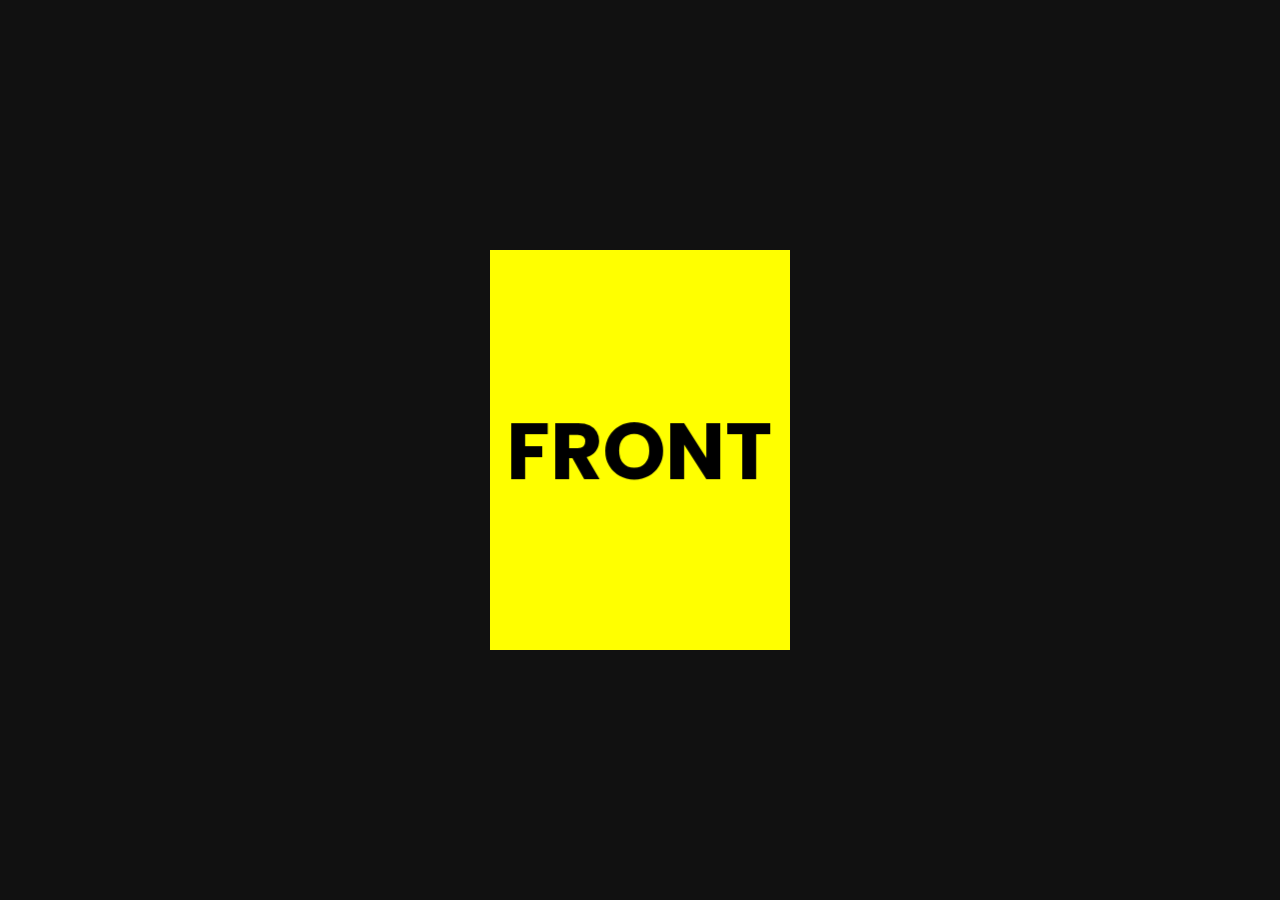
<file: 3D Flip Card Hover/index.html>
<!DOCTYPE html>
<html>
<head>
<title>3D Flip Card Hover Effects</title>
<link rel="stylesheet" type="text/css" href="style.css">
</head>
<body>
	<div class="card">
		<div class="face front">
			<h2>Front</h2>
		</div>
		<div class="face back">
			<h2>Back</h2>
		</div>
	</div>
</body>
</html>
</file>
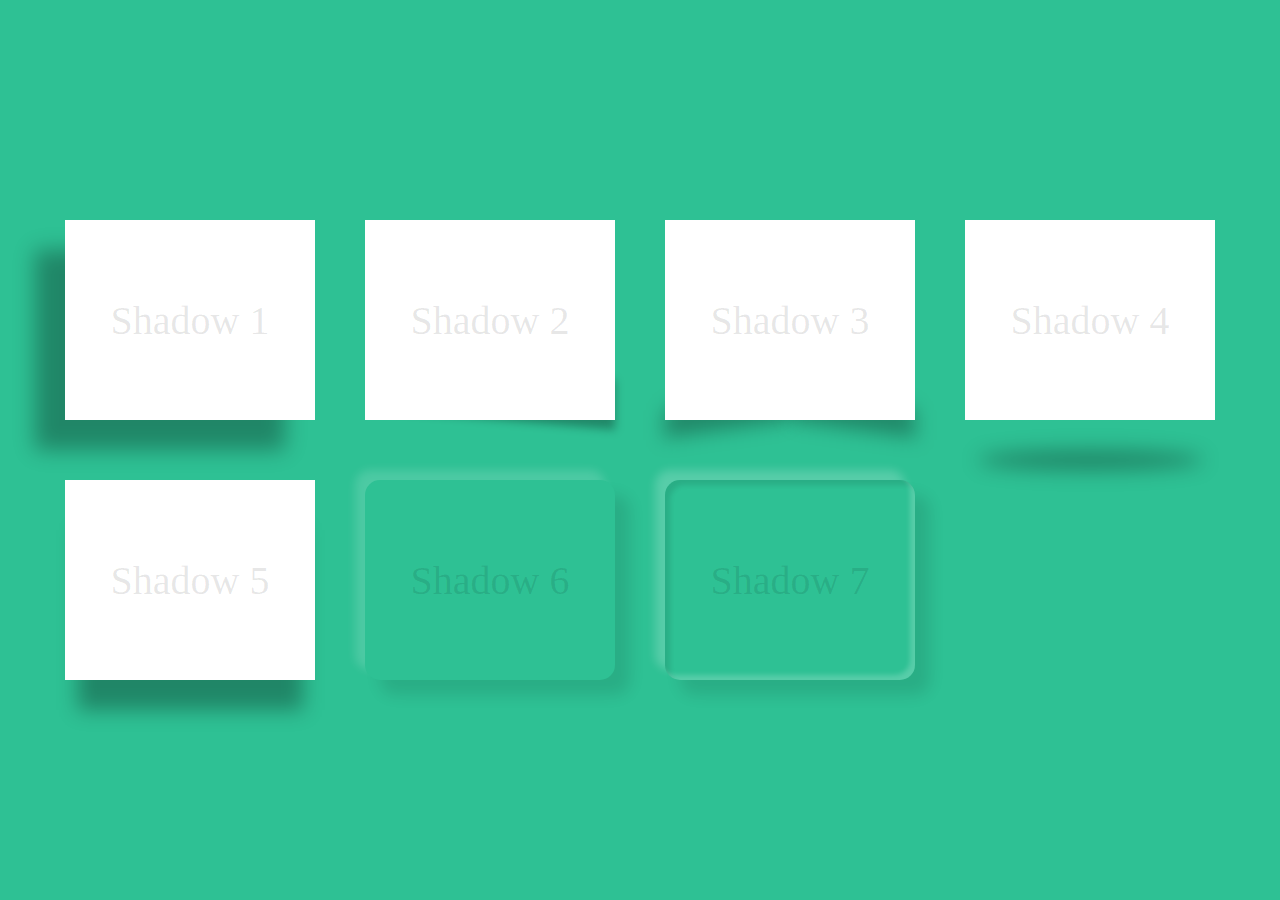
<file: Box Shadow/index.html>
<!doctype html>
<html>
  <head>
    <title>CSS Box Shadow For Beginners</title>
    <link rel="stylesheet" type="text/css" href="style.css">
  </head>
  <body>
    <div class="container">
      <div class="box shadow1">Shadow 1</div>
      <div class="box shadow2">Shadow 2</div>
      <div class="box shadow3">Shadow 3</div>
      <div class="box shadow4">Shadow 4</div>
      <div class="box shadow5">Shadow 5</div>
      <div class="box shadow6">Shadow 6</div>
      <div class="box shadow7">Shadow 7</div>
    </div>
  </body>
</html>
</file>
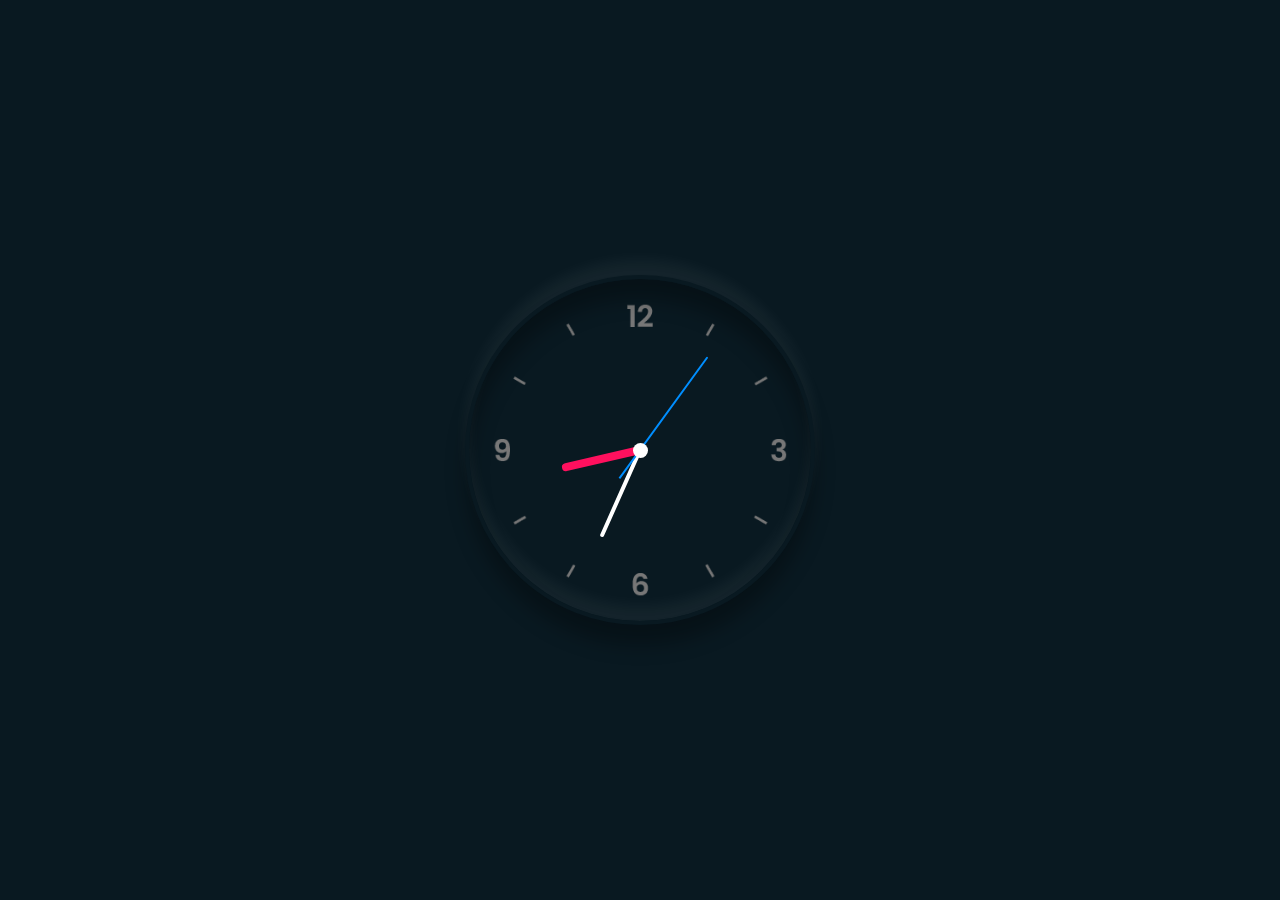
<file: Clock/index.html>
<!doctype html>
<html>
<head>
	<meta charset="utf-8">
	<title>Javascript Clock UI Dark</title>
	<link rel="stylesheet" href="style.css">
</head>
<body>
	<div class="clock">
		<div class="hour">
			<div class="hr" id="hr"></div>
		</div>
		<div class="min">
			<div class="mn" id="mn"></div>
		</div>
		<div class="sec">
			<div class="sc" id="sc"></div>
		</div>
	</div>
	<script type="text/javascript">
		const deg = 6;
		const hr = document.querySelector("#hr");
		const mn = document.querySelector("#mn");
		const sc = document.querySelector("#sc");
		setInterval(() => {
			let day = new Date();
			let hh = day.getHours() * 30;
			let mm = day.getMinutes() * deg;
			let ss = day.getSeconds() * deg;
			hr.style.transform = `rotateZ(${hh+(mm/12)}deg)`;
			mn.style.transform = `rotateZ(${mm}deg)`;
			sc.style.transform = `rotateZ(${ss}deg)`;
		})
	</script>
</body>
</html>
</file>
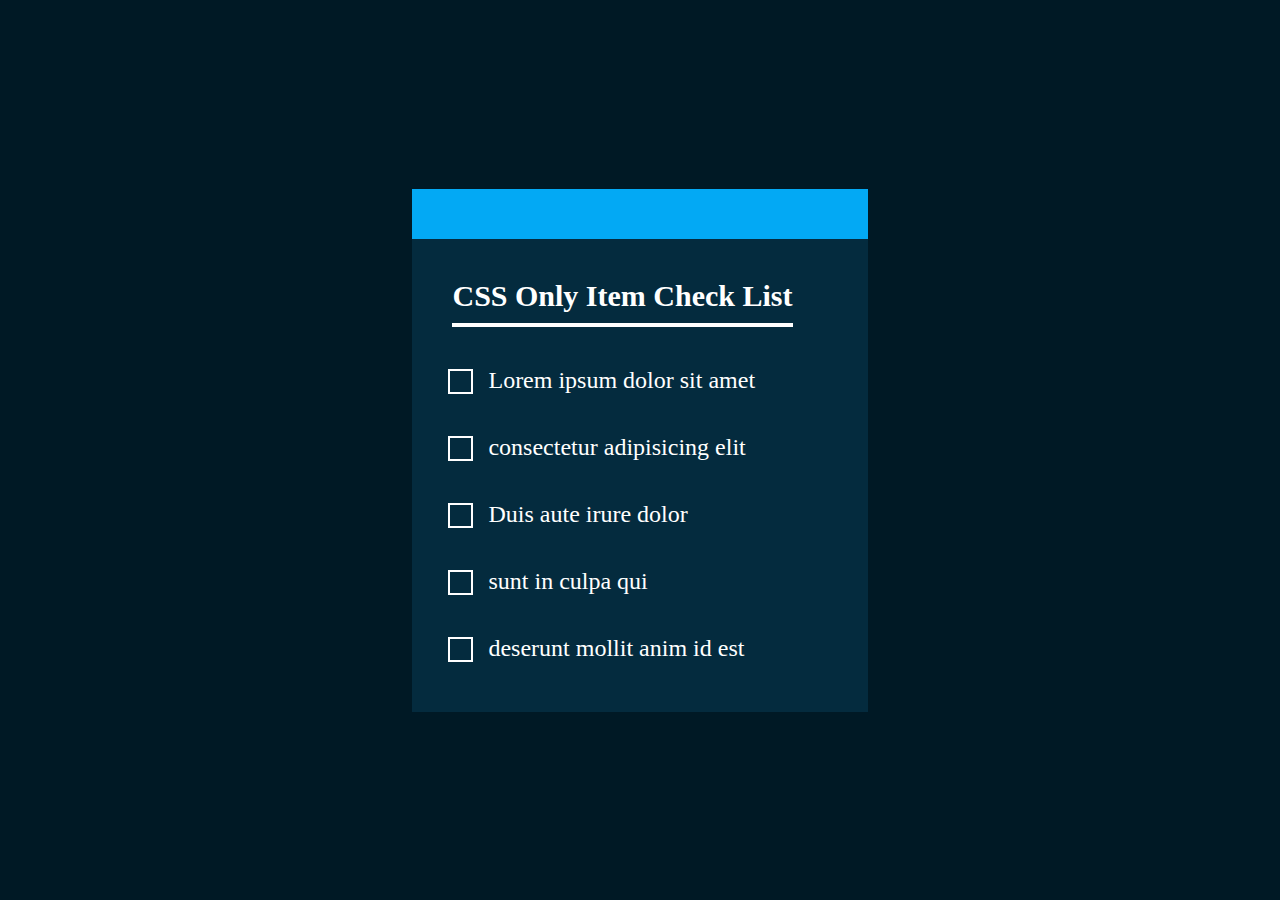
<file: Creative Check List/index.html>
<!DOCTYPE html>
<html lang="en">
<head>
	<meta name="viewport" content="width=device-width, initial-scale=1.0">
    <meta charset="UTF-8">
    <title>Item Check List</title>
    <link rel="stylesheet" href="style.css">
</head>
<body>
	<div class="list">
		<h2>CSS Only Item Check List</h2>
		<label>
			<input type="checkbox" name="">
			<i></i>
			<span>Lorem ipsum dolor sit amet</span>
		</label>
		<label>
			<input type="checkbox" name="">
			<i></i>
			<span>consectetur adipisicing elit</span>
		</label>
		<label>
			<input type="checkbox" name="">
			<i></i>
			<span>Duis aute irure dolor</span>
		</label>
		<label>
			<input type="checkbox" name="">
			<i></i>
			<span>sunt in culpa qui</span>
		</label>
		<label>
			<input type="checkbox" name="">
			<i></i>
			<span>deserunt mollit anim id est</span>
		</label>
	</div>
</body>
</html>
</file>
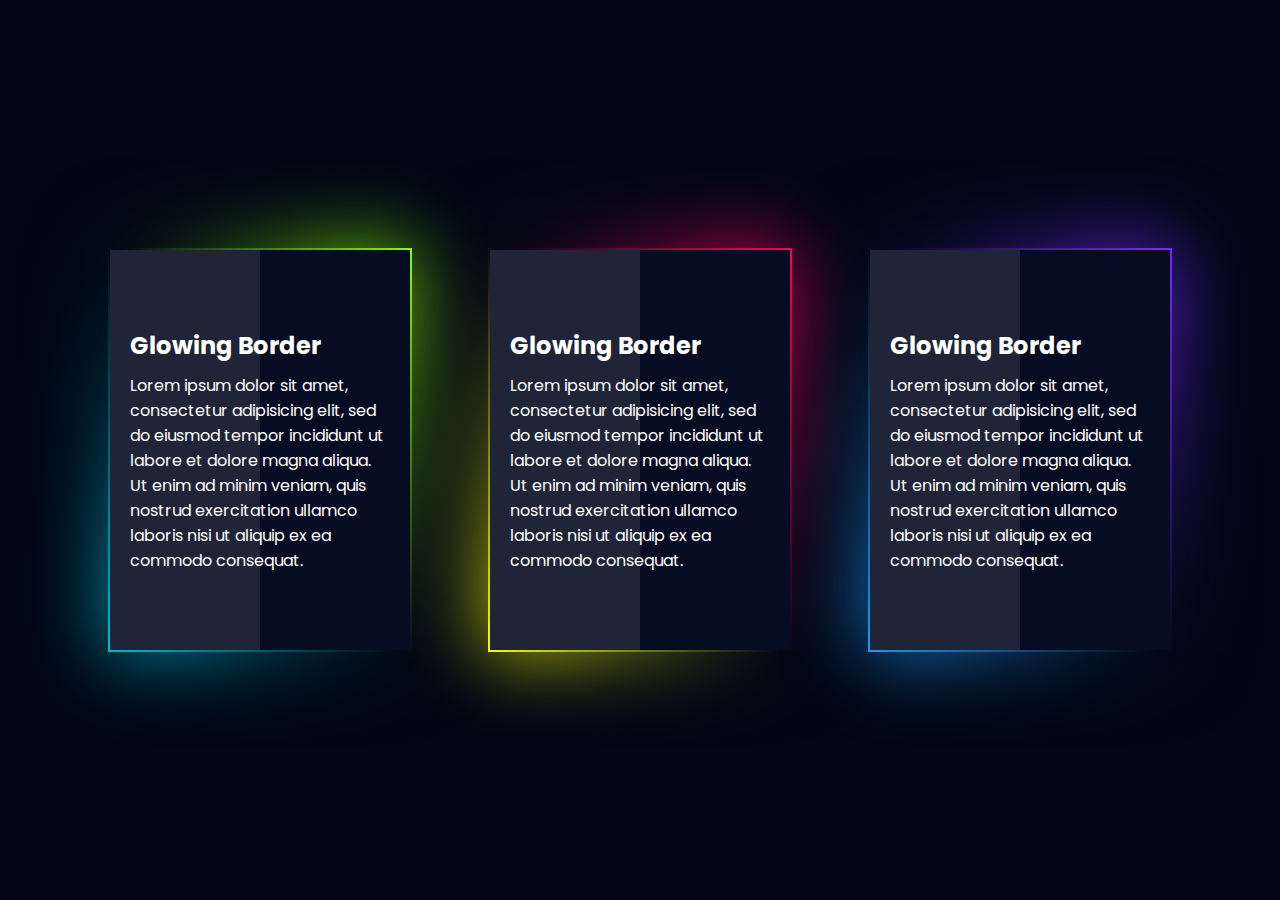
<file: Glowing Gradient Border Card/index.html>
<!DOCTYPE html>
<html>
<head>
<meta name="viewport" content="width=device-width, initial-scale=1">
<title>Responsive Glowing Card UI</title>
<link rel="stylesheet" type="text/css" href="style.css">
</head>
<body>
	<div class="box">
		<span class="glass"></span>
		<div class="content">
			<h2>Glowing Border</h2>
			<p>Lorem ipsum dolor sit amet, consectetur adipisicing elit, sed do eiusmod
			tempor incididunt ut labore et dolore magna aliqua. Ut enim ad minim veniam,
			quis nostrud exercitation ullamco laboris nisi ut aliquip ex ea commodo
			consequat.</p>
		</div>
	</div>
	<div class="box">
		<span class="glass"></span>
		<div class="content">
			<h2>Glowing Border</h2>
			<p>Lorem ipsum dolor sit amet, consectetur adipisicing elit, sed do eiusmod
			tempor incididunt ut labore et dolore magna aliqua. Ut enim ad minim veniam,
			quis nostrud exercitation ullamco laboris nisi ut aliquip ex ea commodo
			consequat.</p>
		</div>
	</div>
	<div class="box">
		<span class="glass"></span>
		<div class="content">
			<h2>Glowing Border</h2>
			<p>Lorem ipsum dolor sit amet, consectetur adipisicing elit, sed do eiusmod
			tempor incididunt ut labore et dolore magna aliqua. Ut enim ad minim veniam,
			quis nostrud exercitation ullamco laboris nisi ut aliquip ex ea commodo
			consequat.</p>
		</div>
	</div>
</body>
</html>
</file>
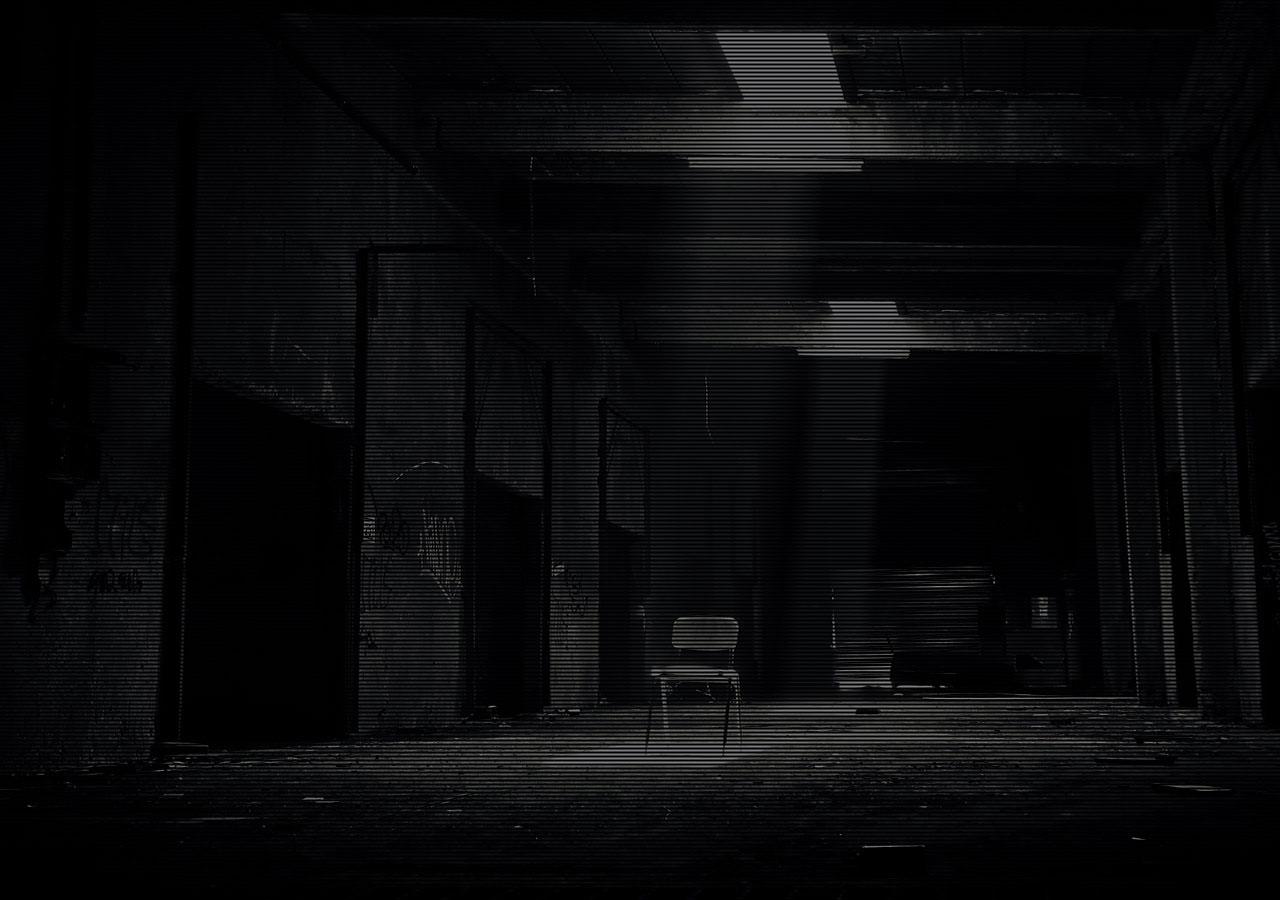
<file: Glowing Text Animation/index.html>
<!doctype html>
<html>
	<head>
		<meta charset="utf-8">
		<title>Glowing Text Effects</title>
		<link rel="stylesheet" href="style.css">
	</head>
	<body>
		<h1>
			<span>O</span>
            <span>n</span>
            <span>l</span>
            <span>i</span>
            <span>n</span>
            <span>e</span>
            <span>_</span>
            <span>T</span>
            <span>u</span>
            <span>t</span>
            <span>o</span>
            <span>r</span>
            <span>i</span>
            <span>a</span>
            <span>l</span>
            <span>s</span>
		</h1>
	</body>
</html>
</file>
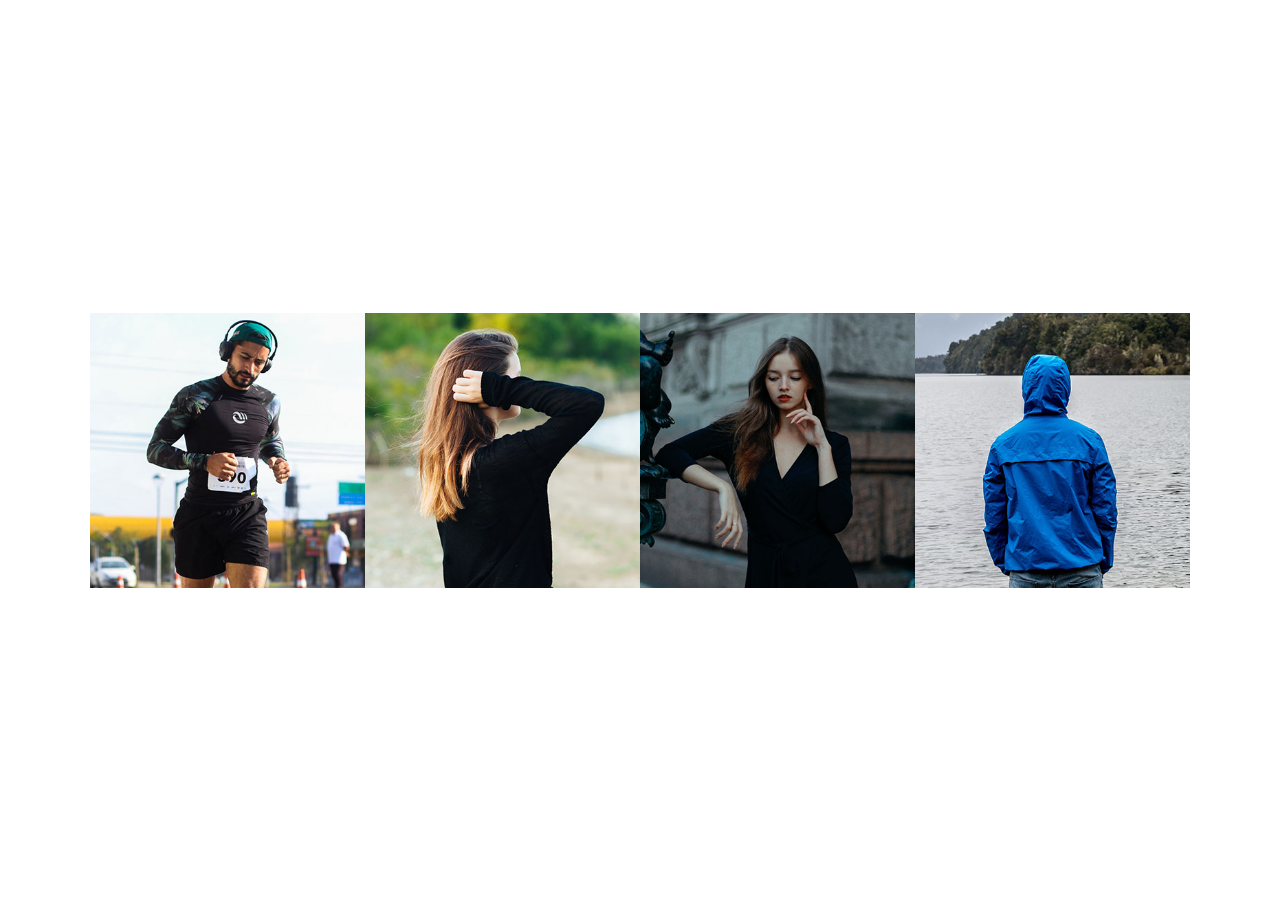
<file: Image Hover Effects/index.html>
<!DOCTYPE html>
<html lang="en">
<head>
    <meta charset="UTF-8">
    <title>Image Hover Effects</title>
    <link rel="stylesheet" href="style.css">
</head>
<body>
	<div class="container">
		<div class="box">
			<div class="imgBx">
				<img src="img1.jpg">
			</div>
			<div class="content">
				<div>
					<h2>Image Title</h2>
					<p>Lorem ipsum dolor sit amet, consectetur adipisicing elit, sed do eiusmod
					tempor incididunt ut labore et dolore magna aliqua.</p>
				</div>
			</div>
		</div>
		<div class="box">
			<div class="imgBx">
				<img src="img2.jpg">
			</div>
			<div class="content">
				<div>
					<h2>Image Title</h2>
					<p>Lorem ipsum dolor sit amet, consectetur adipisicing elit, sed do eiusmod
					tempor incididunt ut labore et dolore magna aliqua.</p>
				</div>
			</div>
		</div>
		<div class="box">
			<div class="imgBx">
				<img src="img3.jpg">
			</div>
			<div class="content">
				<div>
					<h2>Image Title</h2>
					<p>Lorem ipsum dolor sit amet, consectetur adipisicing elit, sed do eiusmod
					tempor incididunt ut labore et dolore magna aliqua.</p>
				</div>
			</div>
		</div>
		<div class="box">
			<div class="imgBx">
				<img src="img4.jpg">
			</div>
			<div class="content">
				<div>
					<h2>Image Title</h2>
					<p>Lorem ipsum dolor sit amet, consectetur adipisicing elit, sed do eiusmod
					tempor incididunt ut labore et dolore magna aliqua.</p>
				</div>
			</div>
		</div>
	</div>
</body>
</html>
</file>
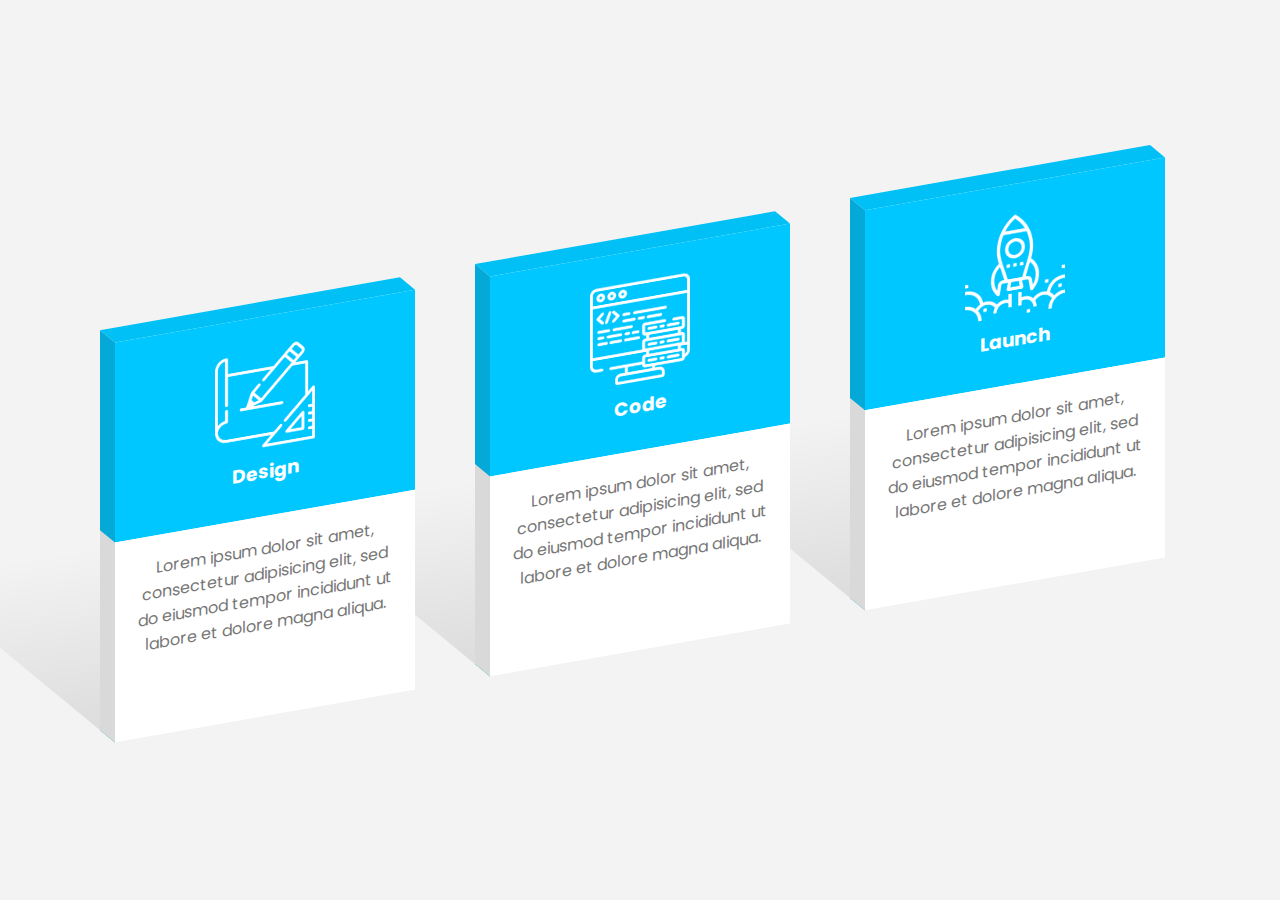
<file: Isometric Cards/index.html>
<!doctype html>
<html>
  <head>
      <title>Isometric Cards</title>
      <link rel="stylesheet" type="text/css" href="style.css">
  </head>
  <body>
    <div class="container">
      <div class="card">
        <div class="imgbx">
          <img src="design.png">
          <h3>Design</h3>
        </div>
        <div class="content">
          <p>Lorem ipsum dolor sit amet, consectetur adipisicing elit, sed do eiusmod
          tempor incididunt ut labore et dolore magna aliqua.</p>
        </div>
      </div>
      <div class="card">
        <div class="imgbx">
          <img src="code.png">
          <h3>Code</h3>
        </div>
        <div class="content">
          <p>Lorem ipsum dolor sit amet, consectetur adipisicing elit, sed do eiusmod
          tempor incididunt ut labore et dolore magna aliqua.</p>
        </div>
      </div>
      <div class="card">
        <div class="imgbx">
          <img src="launch.png">
          <h3>Launch</h3>
        </div>
        <div class="content">
          <p>Lorem ipsum dolor sit amet, consectetur adipisicing elit, sed do eiusmod
          tempor incididunt ut labore et dolore magna aliqua.</p>
        </div>
      </div>
    </div>
  </body>
</html>
</file>
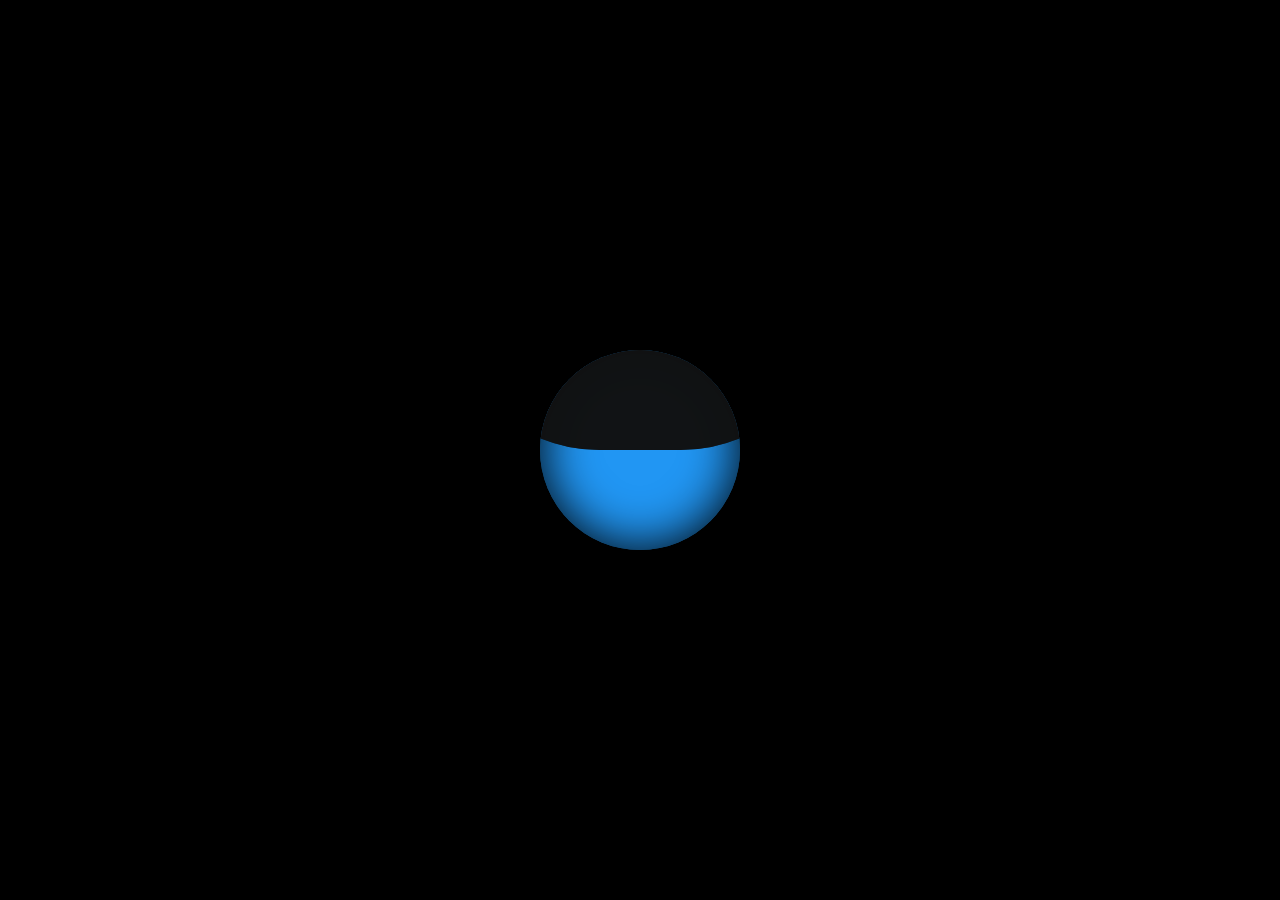
<file: Liquid Loader/index.html>
<!doctype html>
<html>
<head>
	<meta charset="utf-8">
	<title>Quick Loading Animation Effects</title>
	<link rel="stylesheet" href="style.css">
</head>
<body>
	<div class="loader">
	</div>
</body>
</html>
</file>
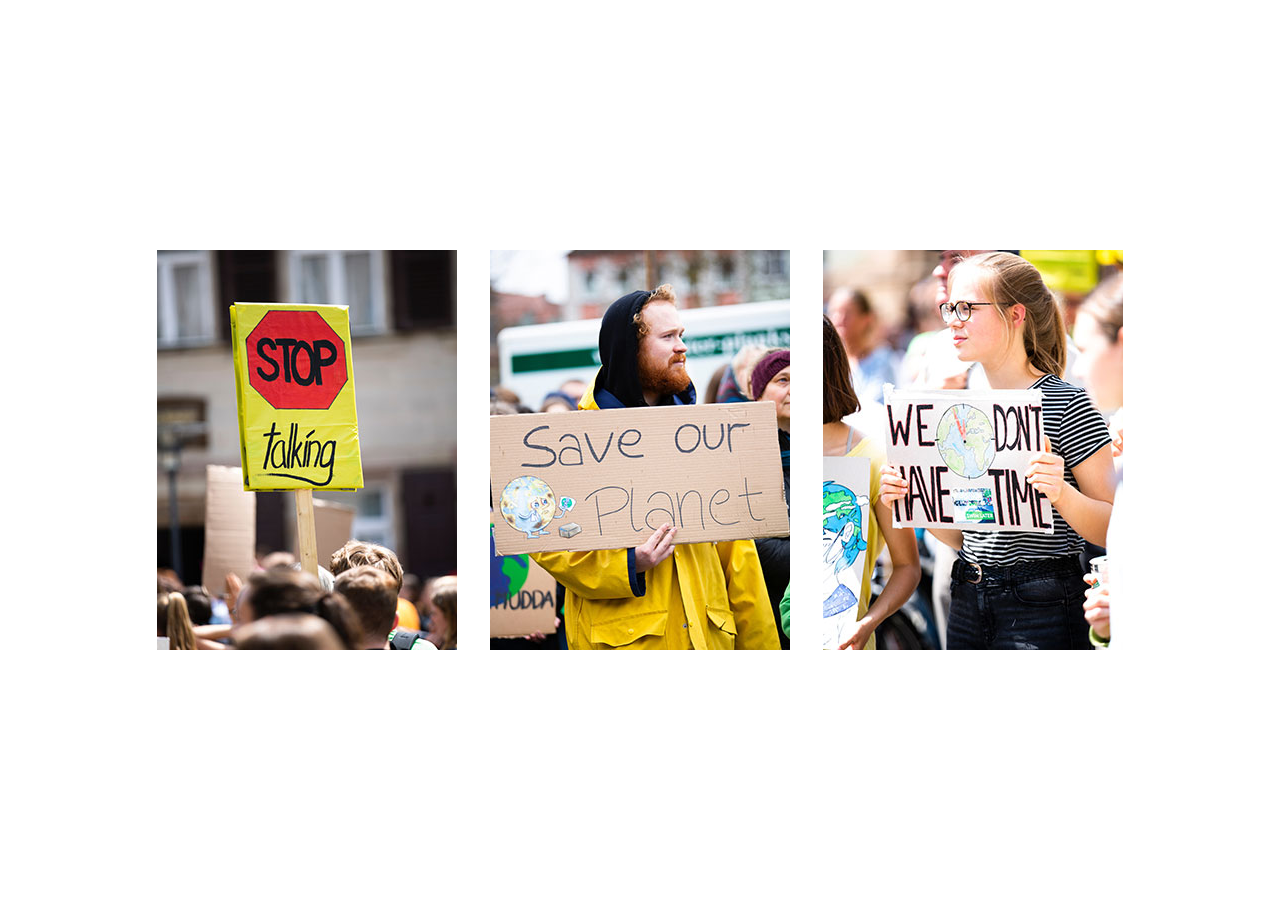
<file: Parallax Image Hover Effects/index.html>
<!DOCTYPE html>
<html lang="en">
<head>
    <meta charset="UTF-8">
    <title>Image Hover Effects</title>
    <link rel="stylesheet" href="style.css">
</head>
<body>
	<div class="container">
		<div class="box">
			<div class="imgBx">
				<img src="img1.jpg">
			</div>
			<div class="layer layer1"></div>
			<div class="layer layer2"></div>
			<div class="contentBx">
				<div>
					<h2>Post Title One</h2>
					<p>Lorem ipsum dolor sit amet, consectetur adipisicing elit, sed do eiusmod
					tempor incididunt ut labore et dolore magna aliqua. Ut enim ad minim veniam,
					quis nostrud exercitation ullamco laboris nisi ut aliquip ex ea commodo
					consequat.</p>
				</div>
			</div>
		</div>
		<div class="box">
			<div class="imgBx">
				<img src="img2.jpg">
			</div>
			<div class="layer layer1"></div>
			<div class="layer layer2"></div>
			<div class="contentBx">
				<div>
					<h2>Post Title Two</h2>
					<p>Lorem ipsum dolor sit amet, consectetur adipisicing elit, sed do eiusmod
					tempor incididunt ut labore et dolore magna aliqua. Ut enim ad minim veniam,
					quis nostrud exercitation ullamco laboris nisi ut aliquip ex ea commodo
					consequat.</p>
				</div>
			</div>
		</div>
		<div class="box">
			<div class="imgBx">
				<img src="img3.jpg">
			</div>
			<div class="layer layer1"></div>
			<div class="layer layer2"></div>
			<div class="contentBx">
				<div>
					<h2>Post Title Three</h2>
					<p>Lorem ipsum dolor sit amet, consectetur adipisicing elit, sed do eiusmod
					tempor incididunt ut labore et dolore magna aliqua. Ut enim ad minim veniam,
					quis nostrud exercitation ullamco laboris nisi ut aliquip ex ea commodo
					consequat.</p>
				</div>
			</div>
		</div>
	</div>
</body>
</html>
</file>
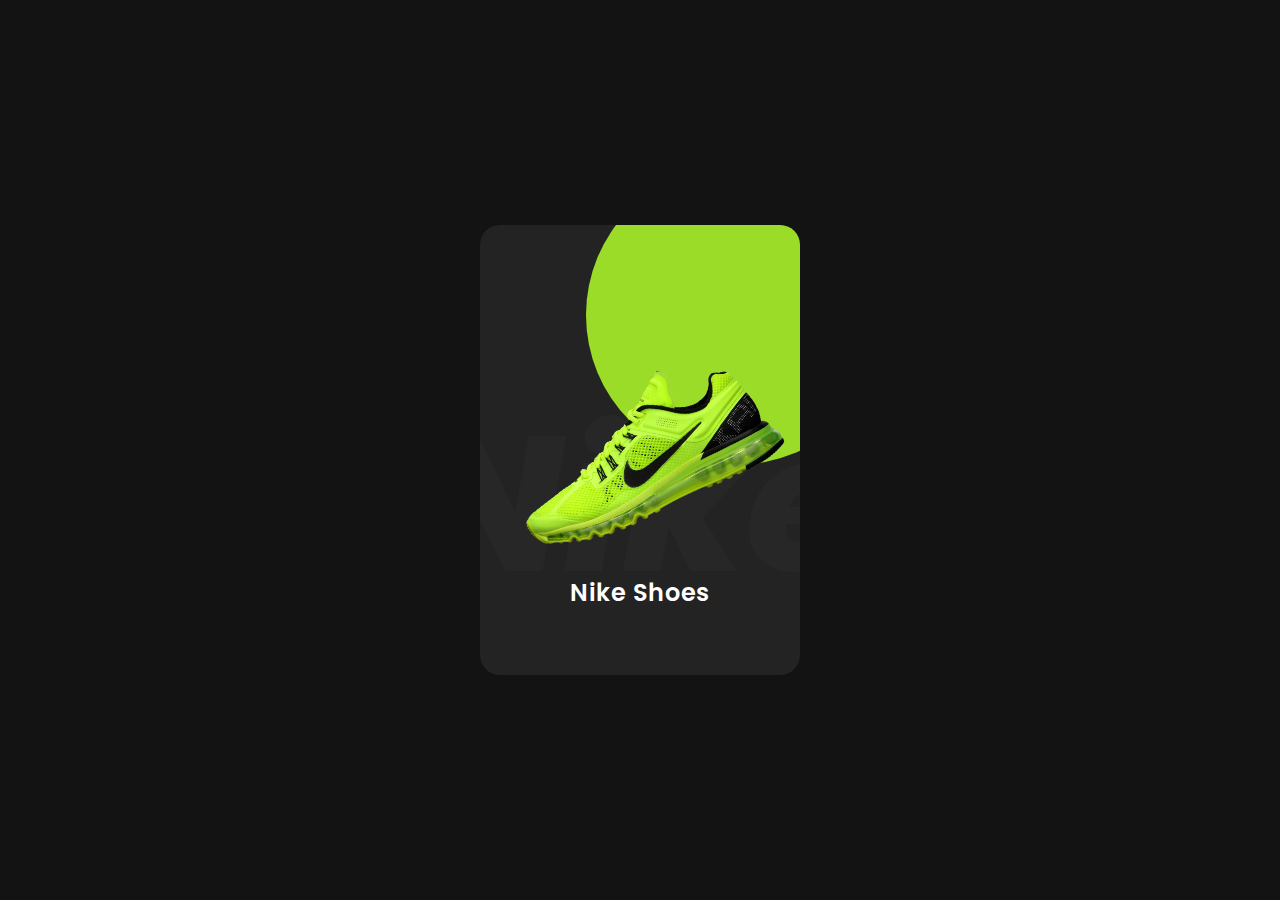
<file: ProductCard/index.html>
<!doctype html>
<html>
  <head>
    <title>Product Card UI Design</title>
    <link rel="stylesheet" type="text/css" href="style.css">
  </head>
  <body>
  	<div class="container">
      <div class="card">
        <div class="imgBx">
          <img src="shoes.png">
        </div>
        <div class="contentBx">
          <h2>Nike Shoes</h2>
          <div class="size">
            <h3>Size :</h3>
            <span>7</span>
            <span>8</span>
            <span>9</span>
            <span>10</span>
          </div>
          <div class="color">
            <h3>Color :</h3>
            <span></span>
            <span></span>
            <span></span>
          </div>
          <a href="#">Buy Now</a>
        </div>
      </div>
    </div>
  </body>
</html>
</file>
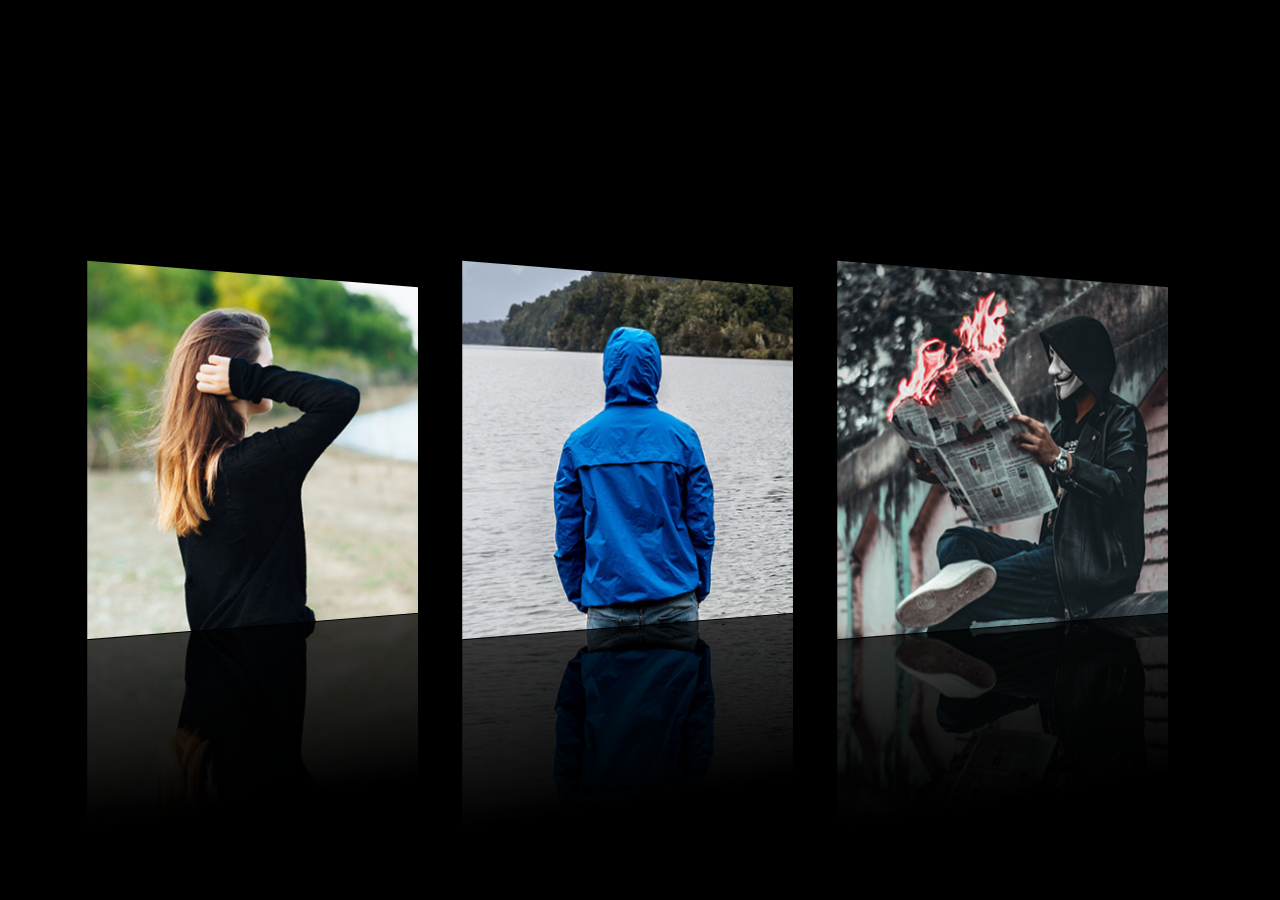
<file: Reflection Property/index.html>
<!doctype html>
<html>
<head>
	<meta charset="utf-8">
	<title>Pure CSS Reflection</title>
	<link rel="stylesheet" href="style.css">
</head>
<body>
    <div class="container">
        <img src="img1.jpg">
        <img src="img2.jpg">
        <img src="img3.jpg">
    </div>
</body>
</html>
</file>
<file: 3D Flip Card Hover/style.css>
@import url('https://fonts.googleapis.com/css?family=Poppins:400,500,600,700&display=swap');
*
{
	margin: 0;
	padding: 0;
	font-family: 'Poppins', sans-serif;
}
body
{
	width: 100%;
	height: 100vh;
	display: flex;
	justify-content: center;
	align-items: center;
	background: #111;
}
.card
{
	position: relative;
	width: 300px;
	height: 400px;
	transform-style: preserve-3d;
}
.card .face
{
	position: absolute;
	top: 0;
	left: 0;
	width: 100%;
	height: 100%;
	transform-style: preserve-3d;
	backface-visibility: hidden;
	transition: 2s ease-in-out;
	display: flex;
	justify-content: center;
	align-items: center;
	transform: perspective(500px) rotateY(0deg);
}
.card .face.front
{
	background: #ff0;
}
.card:hover .face.front
{
	transform: perspective(500px) rotateY(180deg);
}
.card .face.back
{
	background: #3bc2ff;
	color: #fff;
	transform: perspective(500px) rotateY(180deg);
}
.card:hover .face.back
{
	transform: perspective(500px) rotateY(360deg);
}
.card .face h2
{
	font-size: 4em;
	transform: perspective(500px) translateZ(50px);
	text-transform: uppercase;
}
</file>
<file: Box Shadow/style.css>
*
{
  margin: 0;
  padding: 0;
}
body
{
  display: flex;
  justify-content: center;
  align-items: center;
  min-height: 100vh;
  background: #2ec194;
}
.container
{
  position: relative;
  display: grid;
  width: 1200px;
  /*margin-left: 50px;*/
  grid-template-columns: repeat(auto-fill, minmax(250px, 1fr));
  grid-template-rows: minmax(100px, auto);
  grid-auto-flow: dense;
  flex-direction: column;
}
.container .box
{
  position: relative;
  width: 250px;
  height: 200px;
  margin: 30px auto;
  background: #fff;
  font-family: consolas;
  font-size: 2.5em;
  display: flex;
  justify-content: center;
  align-items: center;
  color: rgba(0,0,0,0.1);
}
.container .box.shadow1
{
  box-shadow: -30px 30px 20px rgba(0,0,0,0.3);
}
.container .box.shadow2:before
{
  content: '';
  position: absolute;
  bottom: 10px;
  left: 10%;
  width: 90%;
  height: 50px;
  background: rgba(0,0,0,0.3);
  transform-origin: left;
  transform: skewY(5deg);
  z-index: -1;
  filter: blur(5px);
}
.container .box.shadow3:before
{
  content: '';
  position: absolute;
  bottom: 0;
  left: 0;
  width: 50%;
  height: 30px;
  background: rgba(0,0,0,0.3);
  transform-origin: right;
  transform: skewY(-8deg);
  z-index: -1;
  filter: blur(10px);
}
.container .box.shadow3:after
{
  content: '';
  position: absolute;
  bottom: 0;
  right: 0;
  width: 50%;
  height: 30px;
  background: rgba(0,0,0,0.3);
  transform-origin: left;
  transform: skewY(8deg);
  z-index: -1;
  filter: blur(10px);
}
.container .box.shadow4:before
{
  content: '';
  position: absolute;
  bottom: -50px;
  left: 5%;
  width: 90%;
  height: 20px;
  background: rgba(0,0,0,0.3);
  border-radius: 50%;
  z-index: -1;
  filter: blur(10px);
}
.container .box.shadow5:before
{
  content: '';
  position: absolute;
  bottom: -15%;
  left: 5%;
  width: 90%;
  height: 90%;
  background: rgba(0,0,0,0.3);
  z-index: -1;
  filter: blur(10px);
}
.container .box.shadow6
{
  background: #2ec194;
  border-radius: 15px;
  box-shadow: -10px -10px 10px rgba(255,255,255,0.15),
              15px 15px 15px rgba(0,0,0,0.1);
}
.container .box.shadow7
{
  background: #2ec194;
  border-radius: 15px;
  box-shadow: -10px -10px 10px rgba(255,255,255,0.2),
              15px 15px 15px rgba(0,0,0,0.1),
            inset -5px -5px 5px rgba(255,255,255,0.2),
             inset 5px 5px 5px rgba(0,0,0,0.1);
}
.container .box.shadow4
{
  grid-row: span 2;
}
</file>
<file: Clock/style.css>
*
{
    margin: 0;
    padding: 0;
    box-sizing: border-box
}
body
{
    display: flex;
    justify-content: center;
    align-items: center;
    min-height: 100vh;
    background: #091921;
}
.clock
{
    width: 350px;
    height: 350px;
    display: flex;
    justify-content: center;
    align-items: center;
    background: #091921 url(clock.png);
    background-size: cover;
    border-radius: 50%;
    border: 4px solid #091921;
    box-shadow: 0 -15px 15px rgba(255,255,255,0.05),
                0 20px 20px rgba(0,0,0,0.3),
                inset 0 -15px 15px rgba(255,255,255,0.05),
                inset 0 20px 20px rgba(0,0,0,0.3);
}
.clock::before
{
    content: '';
    position: absolute;
    width: 15px;
    height: 15px;
    background: #fff;
    z-index: 100000;
    border-radius: 50%;
}
.hour,
.min,
.sec
{
    position: absolute;
}
.hour, .hr
{
    width: 160px;
    height: 160px;
}
.min, .mn
{
    width: 190px;
    height: 190px;
}
.sec, .sc
{
    width: 230px;
    height: 230px;
}
.hr,.mn,.sc
{
    display: flex;
    justify-content: center;
    position: absolute;
    border-radius: 50%;
}
.hr::before
{
    content: '';
    position: absolute;
    width: 8px;
    height: 80px;
    background: #ff105e;
    z-index: 10;
    border-radius: 6px 6px 0 0;
}
.mn::before
{
    content: '';
    position: absolute;
    width: 4px;
    height: 90px;
    background: #ffffff;
    z-index: 11;
    border-radius: 6px 6px 0 0;
}
.sc::before
{
    content: '';
    position: absolute;
    width: 2px;
    height: 150px;
    background: #008eff;
    z-index: 12;
    border-radius: 6px 6px 0 0;
}
</file>
<file: Creative Check List/style.css>
*
{
    margin: 0;
    padding: 0;
    font-family: consolas;
    box-sizing: border-box;
}
body
{
    display: flex;
    justify-content: center;
    align-items: center;
    min-height: 100vh;
    overflow: hidden;
    background: #001925;
}
.list
{
    padding: 30px 75px 10px 30px;
    position: relative;
    background: #042b3e;
    border-top: 50px solid #03A9F4;
}
h2
{
    color: #fff;
    font-size: 30px;
    padding: 10px 0;
    margin-left: 10px;
    display: inline-block;
    border-bottom: 4px solid #fff;
}
.list label
{
    position: relative;
    display: block;
    margin: 40px 0;
    color: #fff;
    font-size: 24px;
}
.list input[type="checkbox"]
{
    -webkit-appearance: none;
}
.list i
{
    position: absolute;
    top: 2px;
    display: inline-block;
    width: 25px;
    height: 25px;
    border: 2px solid #fff;
}
.list input[type="checkbox"]:checked ~ i
{
    top: 1px;
    border-top: none;
    border-right: none;
    height: 15px;
    width: 25px;
    transform: rotate(-45deg);
}
.list span
{
    position: relative;
    left: 40px;
    transition: 0.5s;
}
.list span:before
{
    content: '';
    position: absolute;
    top: 50%;
    left: 0;
    width: 100%;
    height: 1px;
    background: #fff;
    transform: translateY(-50%) scaleX(0);
    transform-origin: right;
    transition: transform 0.5s;
}
.list input[type="checkbox"]:checked ~ span
{
    color: #154e6b;
}
.list input[type="checkbox"]:checked ~ span:before
{
    transform: translateY(-50%) scaleX(1);
    transform-origin: left;
    transition: transform 0.5s;
    transition-delay: 0.5s;
}
</file>
<file: Glowing Gradient Border Card/style.css>
@import url('https://fonts.googleapis.com/css?family=Poppins:100,200,300,400,500,600,700,800,900');
*
{
	margin: 0;
	padding: 0;
	box-sizing: border-box;
}
body
{
	display: flex;
	justify-content: center;
	align-items: center;
	flex-wrap: wrap;
	min-height: 100vh;
	background: #010615;
	font-family: 'Poppins', sans-serif;
}
.box
{
	position: relative;
	width: 300px;
	height: 400px;
	display: flex;
	margin: 40px;
	justify-content: center;
	align-items: center;
	background: #060c21;
}
.glass
{
	position: absolute;
	top: 0;
	left: 0;
	width: 50%;
	height: 100%;
	display: block;
	background: rgba(255,255,255,.1);
	pointer-events: none;
}
.content
{
	padding: 20px;
	box-sizing: border-box;
	color: #fff;
}
.box .content h2
{
	margin-bottom: 10px;
}
.box:before
{
	content: '';
	position: absolute;
	top: -2px;
	left: -2px;
	right: -2px;
	bottom: -2px;
	background: #fff;
	z-index: -1;
}
.box:after
{
	content: '';
	position: absolute;
	top: -2px;
	left: -2px;
	right: -2px;
	bottom: -2px;
	background: #fff;
	z-index: -2;
	filter: blur(40px);
}
.box:before,
.box:after
{
	background: linear-gradient(235deg,#89ff00,#010615,#00bcd4);
}
.box:nth-child(2):before,
.box:nth-child(2):after
{
    background: linear-gradient(235deg,#ff005e,#010615,#fbff00);
}
.box:nth-child(3):before,
.box:nth-child(3):after
{
    background: linear-gradient(235deg,#772aff,#010615,#2196F3);
}
</file>
<file: Glowing Text Animation/style.css>
@import url('https://fonts.googleapis.com/css?family=Bad+Script');
body
{
	margin: 0;
	padding: 0;
	display: flex;
	justify-content: center;
	align-items: center;
	height: 100vh;
	background: url('bg.jpg');
	background-size: cover;
	font-family: 'Bad Script', cursive;
	overflow: hidden;
}
h1
{
	margin: 0;
	padding: 0;
	color: transparent;
	font-size: 11em;
}
h1 span
{
	display: table-cell;
	animation: animate 1s linear infinite;
}
h1 span:nth-child(9n+1)
{
	animation-delay: 0.5s;
}
h1 span:nth-child(9n+2)
{
	animation-delay: 1.25s;
}
h1 span:nth-child(9n+3)
{
	animation-delay: 2.35s;
}
h1 span:nth-child(9n+4)
{
	animation-delay: 2.75s;
}
h1 span:nth-child(9n+5)
{
	animation-delay: 1s;
}
h1 span:nth-child(9n+6)
{
	animation-delay: 1.35s;
}
h1 span:nth-child(9n+7)
{
	animation-delay: 1.5s;
}
h1 span:nth-child(9n+8)
{
	animation-delay: 0.65s;
}
h1 span:nth-child(9n+9)
{
	animation-delay: 3.85s;
}
@keyframes animate
{
	0%,100%
	{
		color: #fff;
		filter: blur(2px);
		text-shadow: 0 0 10px #00b3ff,
					 0 0 20px #00b3ff,
					 0 0 40px #00b3ff,
					 0 0 80px #00b3ff,
					 0 0 120px #00b3ff,
					 0 0 200px #00b3ff;
	}
}
</file>
<file: Image Hover Effects/style.css>
@import url('https://fonts.googleapis.com/css?family=Montserrat:300,400,500,600,700,800&display=swap');
*
{
    margin: 0;
    padding: 0;
    box-sizing: border-box;
    font-family: 'Montserrat', sans-serif;
}
body
{
    display: flex;
    justify-content: center;
    align-items: center;
    min-height: 100vh;
}
.container
{
    position: relative;
    width: 1100px;
    display: flex;
    flex-wrap: wrap;
}
.container .box
{
    position: relative;
    width: 275px;
    height: 275px;
    background: #ccc;
    overflow: hidden;
    transition: 0.5s;
}
.container .box:hover
{
    transform: scale(1.25);
    z-index: 1;
    box-shadow: 0 25px 40px rgba(0,0,0,.5);
}
.container .box .imgBx
{
    position: absolute;
    top: 0;
    left: 0;
    width: 100%;
    height: 100%;
}
.container .box .imgBx:before
{
    content: '';
    position: absolute;
    top: 0;
    left: 0;
    width: 100%;
    height: 100%;
    background: linear-gradient(180deg,#f00,#000);
    z-index: 1;
    mix-blend-mode: multiply;
    opacity: 0;
    transition: 0.5s;
}
.container .box:hover .imgBx:before
{
    opacity: 1;
}
.container .box .imgBx img
{
    position: absolute;
    top: 0;
    left: 0;
    width: 100%;
    height: 100%;
    object-fit: cover;
}
.container .box .content
{
    position: absolute;
    top: 0;
    left: 0;
    width: 100%;
    height: 100%;
    z-index: 1;
    display: flex;
    padding: 20px;
    align-items: flex-end;
}
.container .box .content h2
{
    color: #fff;
    transform: translateY(200px);
    transition: 0.5s;
    text-transform: uppercase;
    margin-bottom: 5px;
    font-size: 20px;
}
.container .box .content p
{
    color: #fff;
    transform: translateY(200px);
    transition: 0.5s;
    font-size: 14px;
}
.container .box:hover .content h2
{
    transform: translateY(0);
    transition-delay: 0.6s;
}
.container .box:hover .content p
{
    transform: translateY(0);
    transition-delay: 0.7s;
}
</file>
<file: Isometric Cards/style.css>
@import url('https://fonts.googleapis.com/css?family=Poppins:400,500,600,700,900');
*
{
	margin: 0;
	padding: 0;
	font-family: 'Poppins', sans-serif;
	box-sizing: border-box;
}
body
{
	display: flex;
	justify-content: center;
	align-items: center;
	min-height: 100vh;
	background: #f3f3f3;
	overflow: hidden;
}
.container
{
	position: relative;
	width: 1050px;
	display: flex;
	flex-wrap: wrap;
	justify-content: space-between;
	transform: skewY(-10deg);
}
.container .card
{
	position: relative;
	width: 300px;
	height: 400px;
	background: #fff;
	transition: 0.5s;
}
.container .card:hover
{
	transform: translateY(-40px);
}
.container .card:before
{
	content: '';
	position: absolute;
	top: -15px;
	left: 0;
	width: 100%;
	height: 15px;
	background: #00c0f6;
	transform-origin: bottom;
	transform: skewX(45deg);
	transition: 0.5s;
}
.container .card:after
{
	content: '';
	position: absolute;
	top: -15px;
	left: -15px;
	width: 15px;
	height: 50%;
	background: #05a9d7;
	border-bottom: 200px solid #d9d9d9;
	transform-origin: left;
	transform: skewY(45deg);
	transition: 0.5s;
}

.container .card .imgbx
{
	position: relative;
	width: 300px;
	height: 200px;
	background: #00c7ff;
	display: flex;
	justify-content: center;
	align-items: center;
	flex-direction: column;
}
.container .card .imgbx img
{
	max-width: 100px;
}
.container .card .imgbx h3
{
	position: relative;
	color: #fff;
	margin-top: 10px;
}
.container .card .content
{
	position: relative;
	width: 100%;
	height: 200px;
	padding: 20px;
	background: #fff;
	color: #777;
	text-align: center;
}
.container .card .content:before
{
	content: '';
	position: absolute;
	left: 0;
	bottom: 0;
	width: 100%;
	height: 400px;
	background: linear-gradient(transparent,transparent,rgba(0,0,0,.1));
	transform-origin: bottom;
	transform: skewX(45deg);
	transition: 0.5s;
	pointer-events: none;
	z-index: -1;
}
.container .card:hover .content:before
{
	transform: translateY(40px) skewX(45deg);
	filter: blur(5px);
	opacity: 0.5;
}

.container .card:nth-child(1)
{
	z-index: 1;
}
.container .card:nth-child(2)
{
	z-index: 2;
}
.container .card:nth-child(1)
{
	z-index: 3;
}
</file>
<file: Liquid Loader/style.css>
@import url('https://fonts.googleapis.com/css?family=Open+Sans:400,600,700&display=swap');
*
{
	margin: 0;
	padding: 0;
	box-sizing: border-box;
	font-family: 'Open Sans', sans-serif;
}
body
{
	display: flex;
	justify-content: center;
	align-items: center;
	min-height: 100vh;
	background: #000;
}
.loader
{
	position: relative;
	width: 200px;
	height: 200px;
	background: #2196f3;
	border-radius: 50%;
	overflow: hidden;
	box-shadow: inset 0 0 50px rgba(0,0,0,1);
}
.loader:before
{
	content: '';
	position: absolute;
	top: -150%;
	left: -50%;
	width: 200%;
	height: 200%;
	border-radius: 40%;
	background: #111;
	opacity: 0.8;
	animation: animate 12s linear infinite;
	transition: 2s;
}
.loader:after
{
	content: '';
	position: absolute;
	top: -150%;
	left: -50%;
	width: 200%;
	height: 200%;
	border-radius: 40%;
	background: #111;
	opacity: 0.9;
	animation: animate2 5s linear infinite;

	transition: 2s;
}
.loader:hover:before,
.loader:hover:after
{
	top: -180%;
}
@keyframes animate
{
	0%
	{
		transform: rotate(0deg);
	}
	100%
	{
		transform: rotate(360deg);
	}
}
@keyframes animate2
{
	0%
	{
		transform: rotate(360deg);
	}
	100%
	{
		transform: rotate(0deg);
	}
}
</file>
<file: Parallax Image Hover Effects/style.css>
@import url('https://fonts.googleapis.com/css?family=Poppins:300,400,500,600,700&display=swap');
*
{
    margin: 0;
    padding: 0;
    box-sizing: border-box;
    font-family: 'Poppins', sans-serif;
}
body
{
    display: flex;
    justify-content: center;
    align-items: center;
    min-height: 100vh;
}
.container
{
    position: relative;
    display: flex;
    justify-content: space-around;
    flex-wrap: wrap;
    width: 1000px;
}
.container .box
{
    position: relative;
    width: 300px;
    height: 400px;
    overflow: hidden;
}
.container .box .imgBx
{
    position: absolute;
    top: 0;
    left: 0;
    width: 100%;
    height: 100%;
    transition: 1.5s ease-in-out;
}
.container .box:hover .imgBx
{
    transform: translateY(-100%);
}
.container .box img
{
    position: absolute;
    top: 0;
    left: 0;
    width: 100%;
    height: 100%;
    object-fit: cover;
}
.container .box .layer
{
    position: absolute;
    top: 0;
    left: 0;
    width: 100%;
    height: 100%;
    transition: 1.5s ease-in-out;
}
.container .box .layer.layer1
{
    background: #0096ff;
    transform: translateY(100%);
}
.container .box:hover .layer.layer1
{
    transform: translateY(-100%);
}
.container .box .layer.layer2
{
    background: #90ff00;
    transform: translateY(200%);
}
.container .box:hover .layer.layer2
{
    transform: translateY(-100%);
}
.container .box .contentBx
{
    position: absolute;
    top: 0;
    left: 0;
    width: 100%;
    height: 100%;
    background: #333;
    transition: 1.5s ease-in-out;
    transform: translateY(300%);
    display: flex;
    justify-content: center;
    align-items: center;
    padding: 40px;
}
.container .box:hover .contentBx
{
    transform: translateY(0);
}
.container .box .contentBx div
{
    transition: 2s ease-in-out;
    transform: translateY(400%);
}
.container .box:hover .contentBx div
{
    transform: translateY(0);
}
.container .box .contentBx div h2
{
    color: #fff;
}
.container .box .contentBx div p
{
    color: #fff;
}
</file>
<file: ProductCard/style.css>
@import url('https://fonts.googleapis.com/css?family=Poppins:100,200,300,400,500,600,700,800,900&display=swap');
*
{
  margin: 0;
  padding: 0;
  font-family: 'Poppins', sans-serif;
}
body
{
  display: flex;
  justify-content: center;
  align-items: center;
  min-height: 100vh;
  background: #131313;
  overflow: hidden;
}
.container
{
  position: relative;
}
.container .card
{
  position: relative;
  width: 320px;
  height: 450px;
  background: #232323;
  border-radius: 20px;
  overflow: hidden;
}
.container .card:before
{
  content: '';
  position: absolute;
  top: 0;
  left: 0;
  width: 100%;
  height: 100%;
  background: #9bdc28;
  clip-path: circle(150px at 80% 20%);
  transition: 0.5s ease-in-out;
}
.container .card:hover:before
{
  clip-path: circle(300px at 80% -20%);
}
.container .card:after
{
  content: 'Nike';
  position: absolute;
  top: 30%;
  left: -20%;
  font-size: 12em;
  color: rgba(255,255,255,0.02);
  font-weight: 800;
  font-style: italic;
  z-index: 1;
}
.container .card .imgBx
{
  position: absolute;
  top: 50%;
  transform: translateY(-50%);
  z-index: 1000;
  width: 100%;
  height: 220px;
  transition: 0.5s;
}
.container .card:hover .imgBx
{
  top: 0;
  transform: translateY(0);
}
.container .card .imgBx img
{
  position: absolute;
  top: 50%;
  left: 50%;
  transform: translate(-50%,-50%) rotate(-25deg);
  width: 270px;
}
.container .card .contentBx
{
  position: absolute;
  bottom: 0;
  width: 100%;
  height: 100px;
  text-align: center;
  transition: 1s;
  z-index: 10;
}
.container .card:hover .contentBx
{
  height: 210px;
}
.container .card .contentBx h2
{
  position: relative;
  font-weight: 600;
  letter-spacing: 1px;
  color: #fff;
}
.container .card .contentBx .size,
.container .card .contentBx .color
{
  display: flex;
  justify-content: center;
  align-items: center;
  padding: 8px 20px;
  opacity: 0;
  visibility: hidden;
  transition: 0.5s;
}
.container .card:hover .contentBx .size
{
  opacity: 1;
  visibility: visible;
  transition-delay: 0.5s;
}
.container .card:hover .contentBx .color
{
  opacity: 1;
  visibility: visible;
  transition-delay: 0.6s;
}
.container .card .contentBx .size h3,
.container .card .contentBx .color h3
{
  color: #fff;
  font-weight: 300;
  font-size: 14px;
  text-transform: uppercase;
  letter-spacing: 2px;
  margin-right: 10px;
}
.container .card .contentBx .size span
{
  width: 26px;
  height: 26px;
  text-align: center;
  line-height: 24px;
  font-size: 14px;
  display: inline-block;
  color: #111;
  background: #fff;
  border-radius: 4px;
  margin: 0 5px;
  transition: 0.5s;
  cursor: pointer;
}
.container .card .contentBx .size span:hover
{
  color: #111;
  background: #9bdc28;
}
.container .card .contentBx .color span
{
  width: 20px;
  height: 20px;
  background: #f00;
  border-radius: 50%;
  margin: 0 5px;
  cursor: pointer;
}
.container .card .contentBx .color span:nth-child(2)
{
  background: #9bdc28;
}
.container .card .contentBx .color span:nth-child(3)
{
  background: #03a9f4;
}
.container .card .contentBx .color span:nth-child(4)
{
  background: #e91e63;
}
.container .card .contentBx a
{
  display: inline-block;
  padding: 10px 30px;
  background: #fff;
  border-radius: 4px;
  margin-top: 10px;
  text-decoration: none;
  font-weight: 600;
  color: #111;
  opacity: 0;
  transform: translateY(50px);
  transition: 0.5s;
}
.container .card:hover .contentBx a
{
  opacity: 1;
  transform: translateY(0px);
  transition-delay: 0.75s;
}
</file>
<file: Reflection Property/style.css>
*
{
	margin: 0;
	padding: 0;
	box-sizing: border-box;
}
body
{
	display: flex;
	justify-content: center;
	align-items: center;
	min-height: 100vh;
	background: #000;
}
.container
{
	width: 1100px;
	display: flex;
    justify-content: space-between;
}
img
{
	-webkit-box-reflect: below  1px linear-gradient(transparent,transparent,#0004);
	transform-origin: center;
	max-width: 350px;
	transform: perspective(800px) rotateY(20deg);
	transition: 0.5s;
}
.container:hover img
{
	opacity: 0.1;
}
.container img:hover
{
	transform: perspective(800px) rotateY(0deg);
	opacity: 1;
}
</file>
